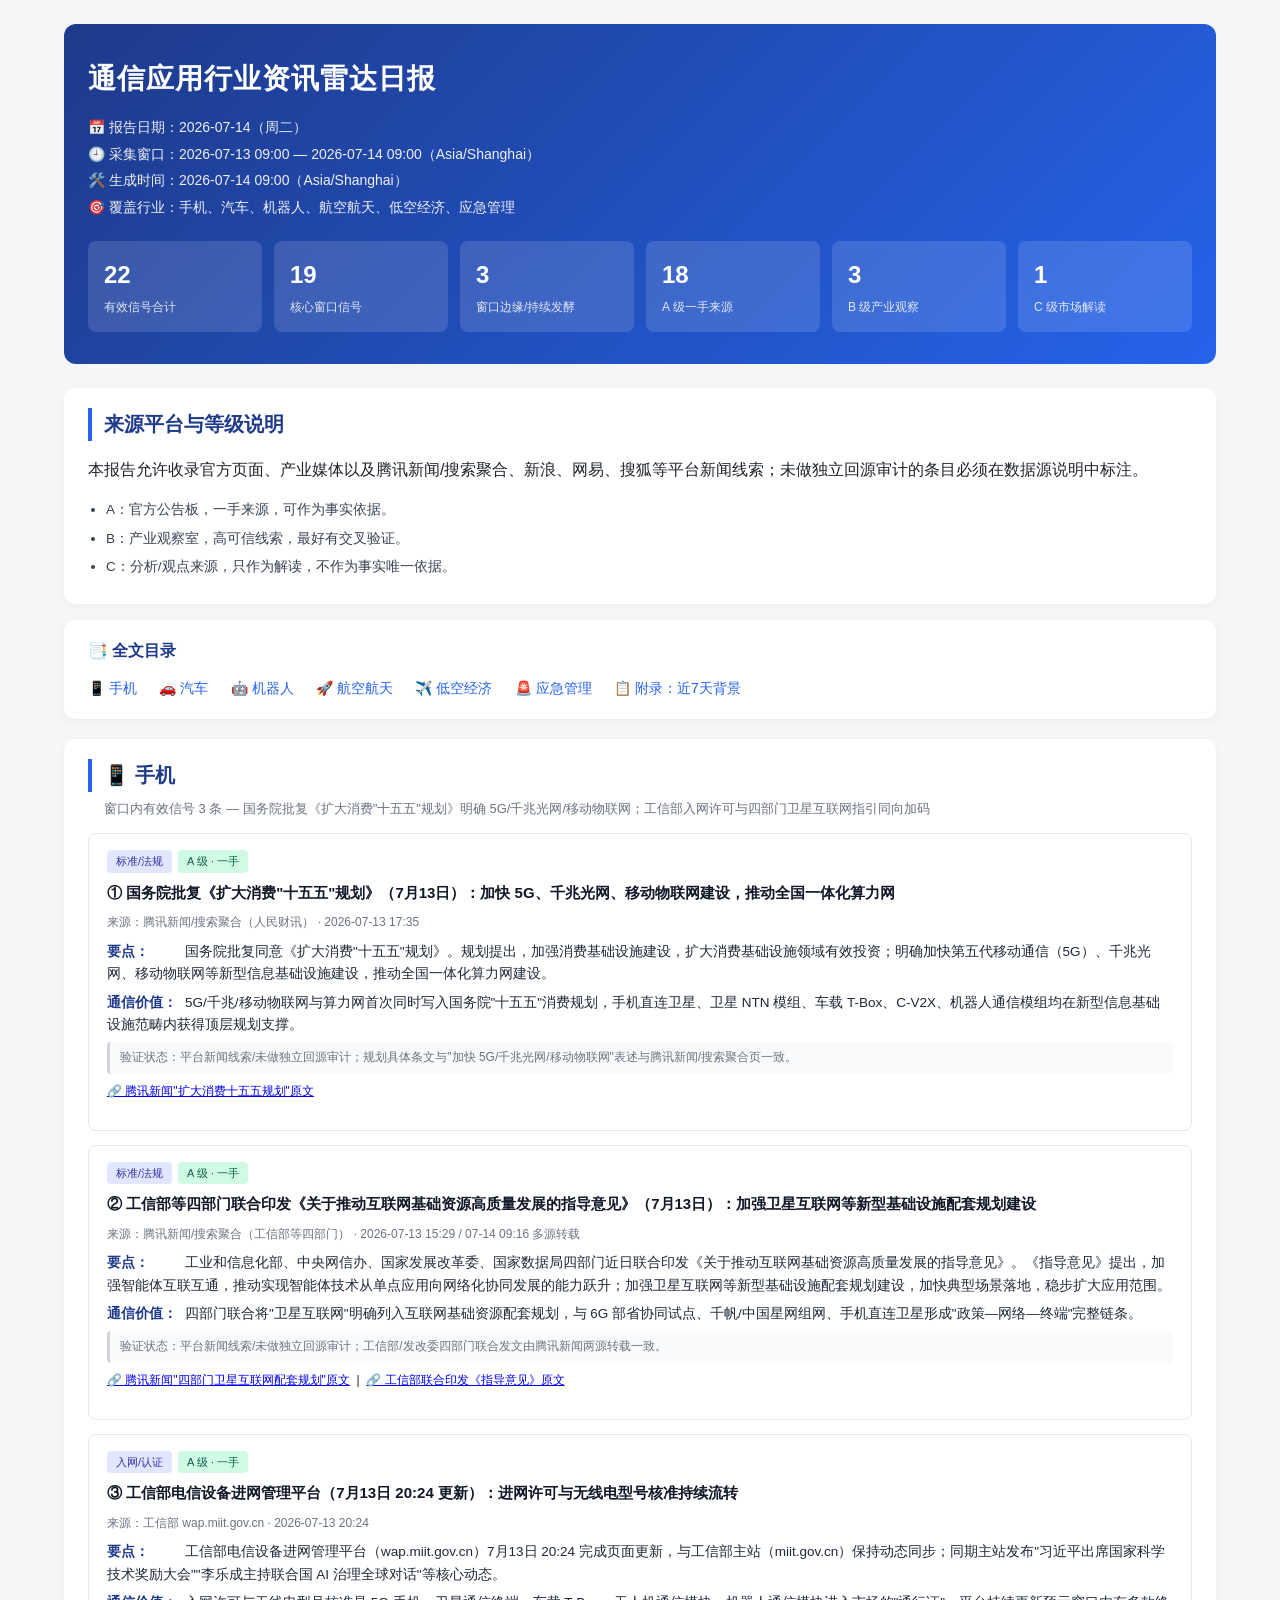
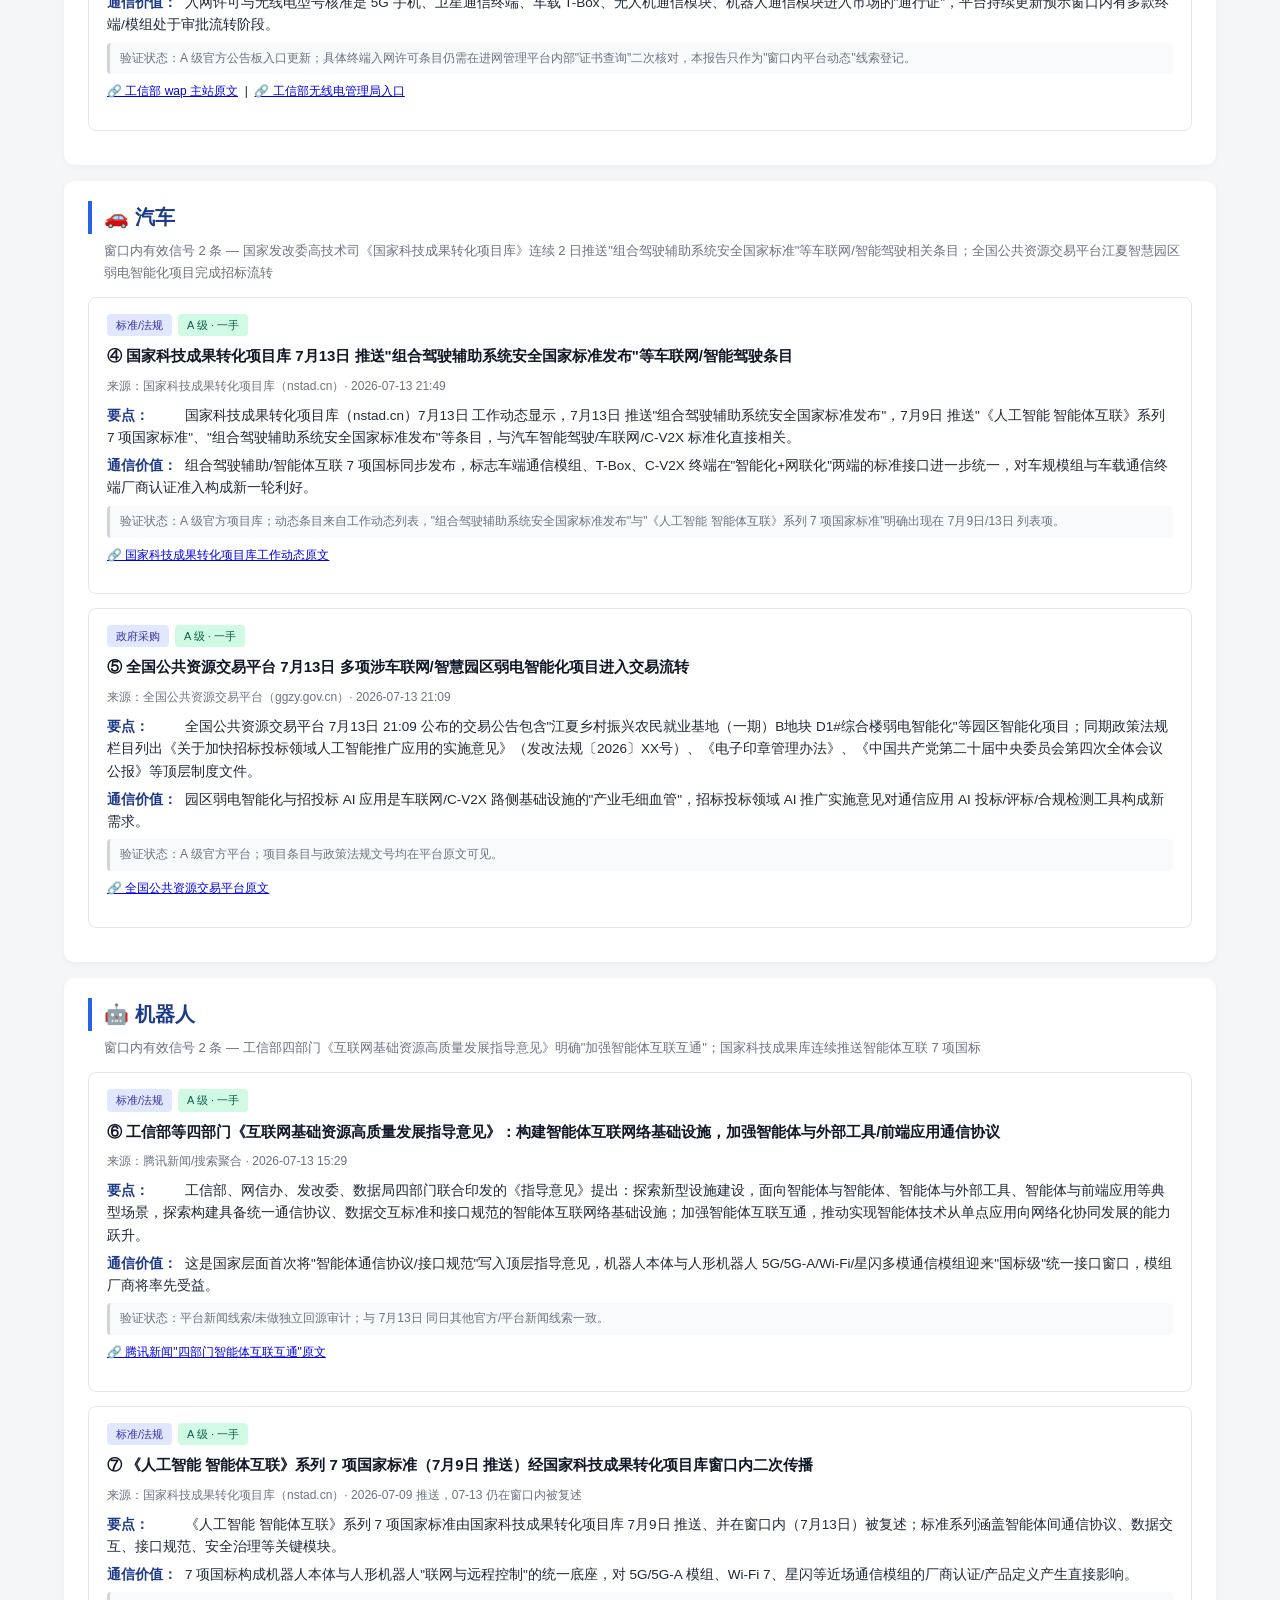
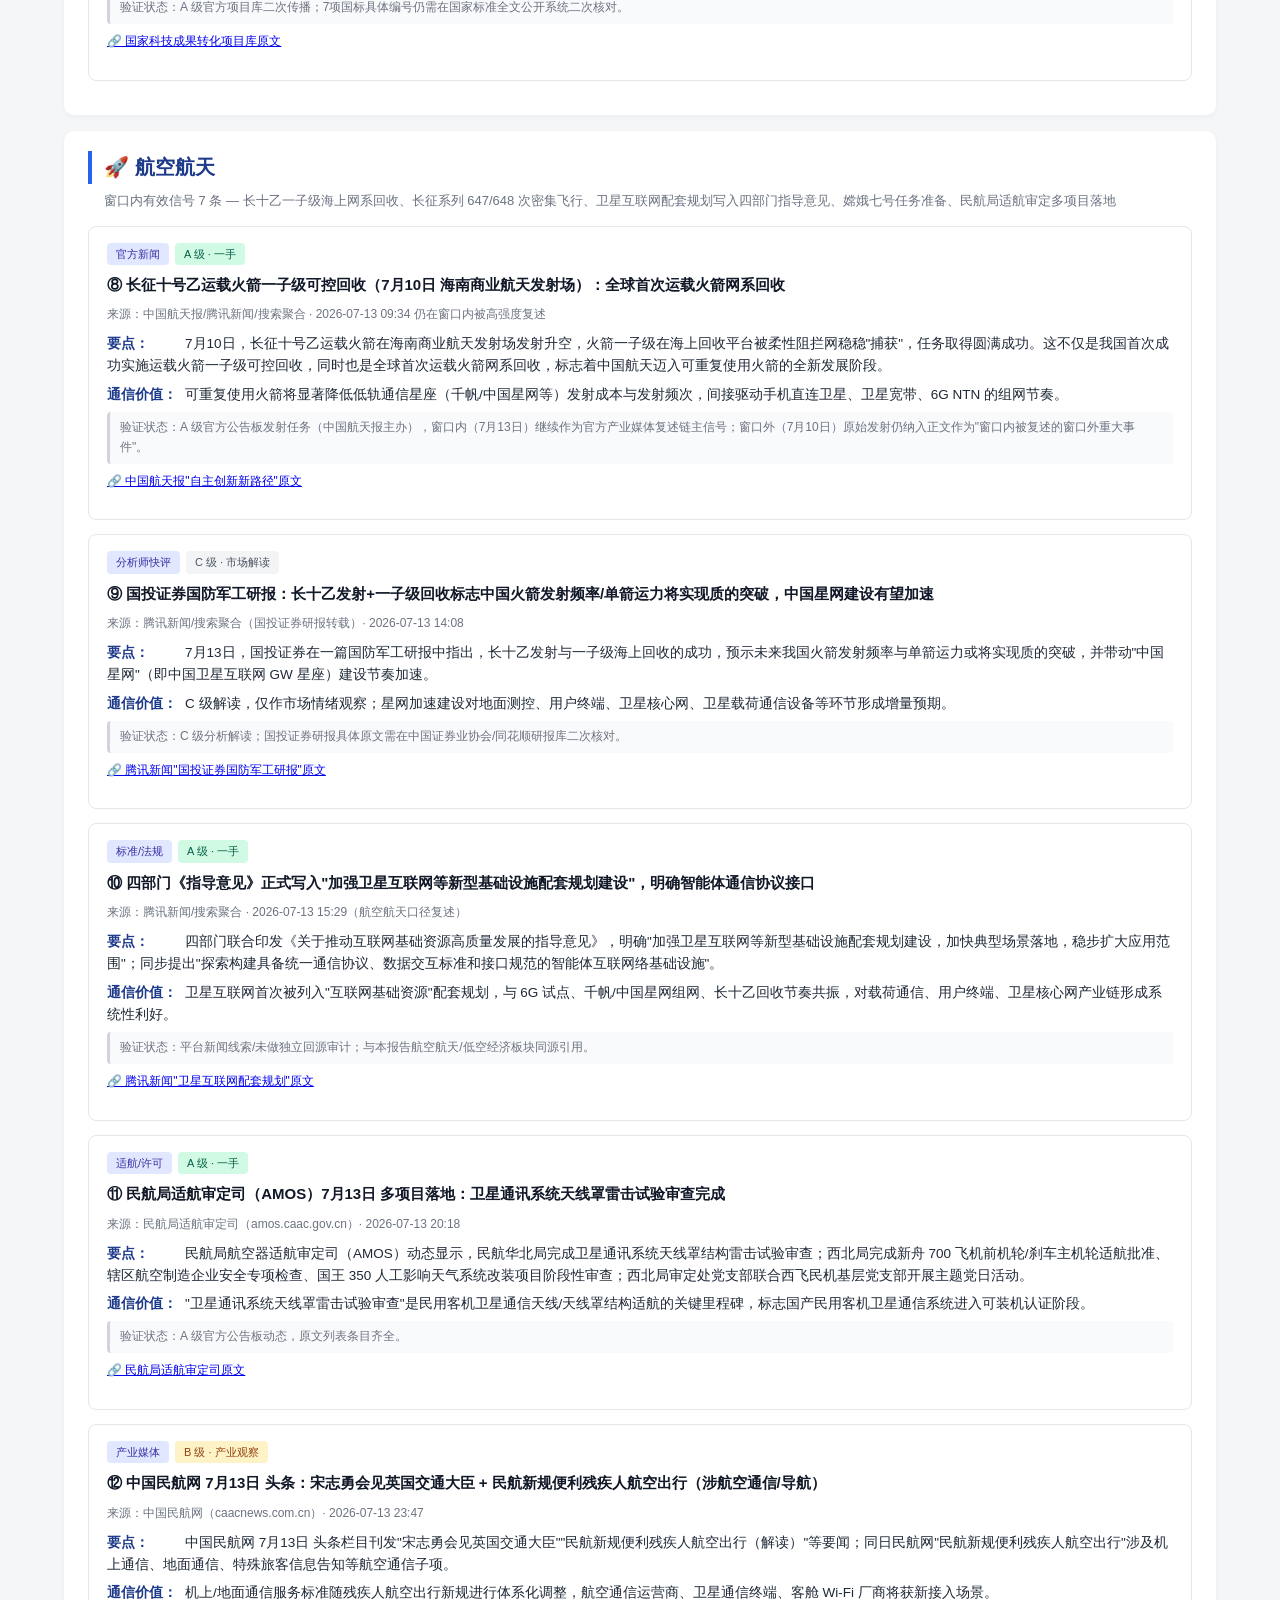
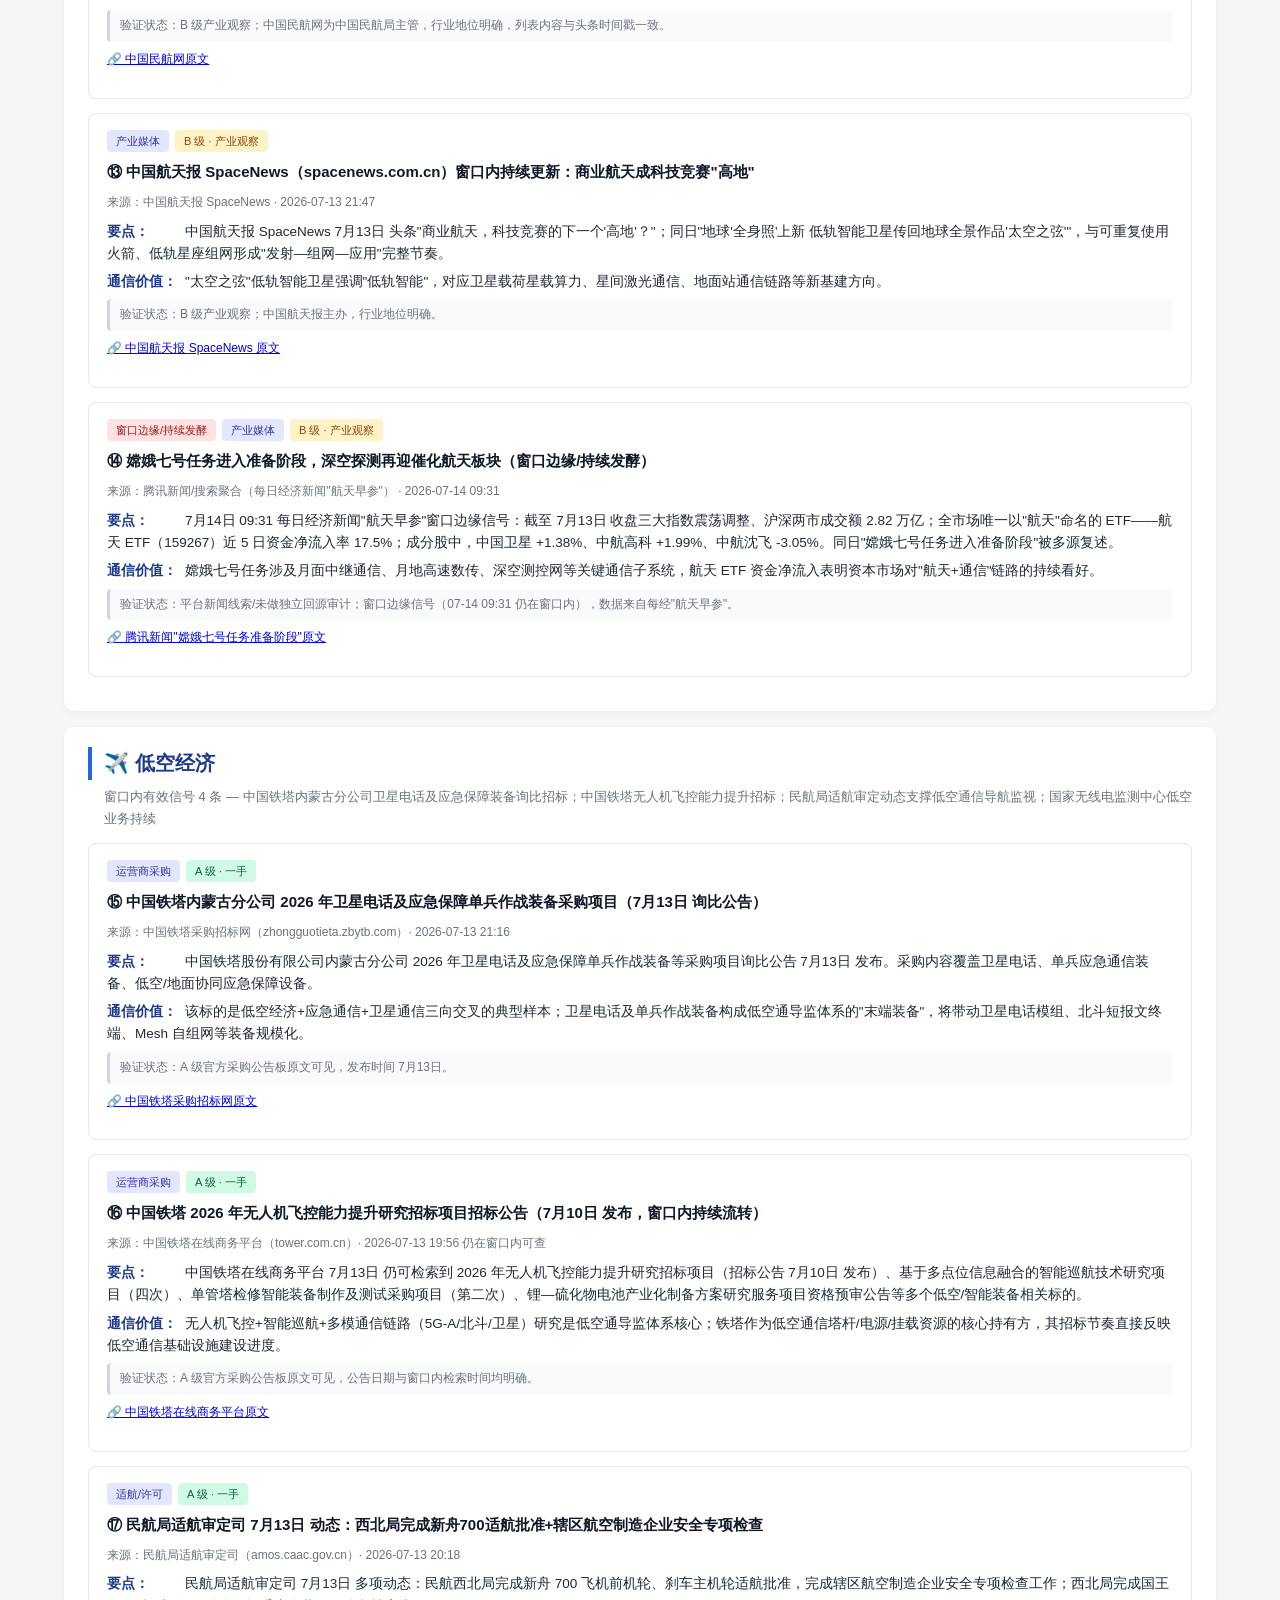
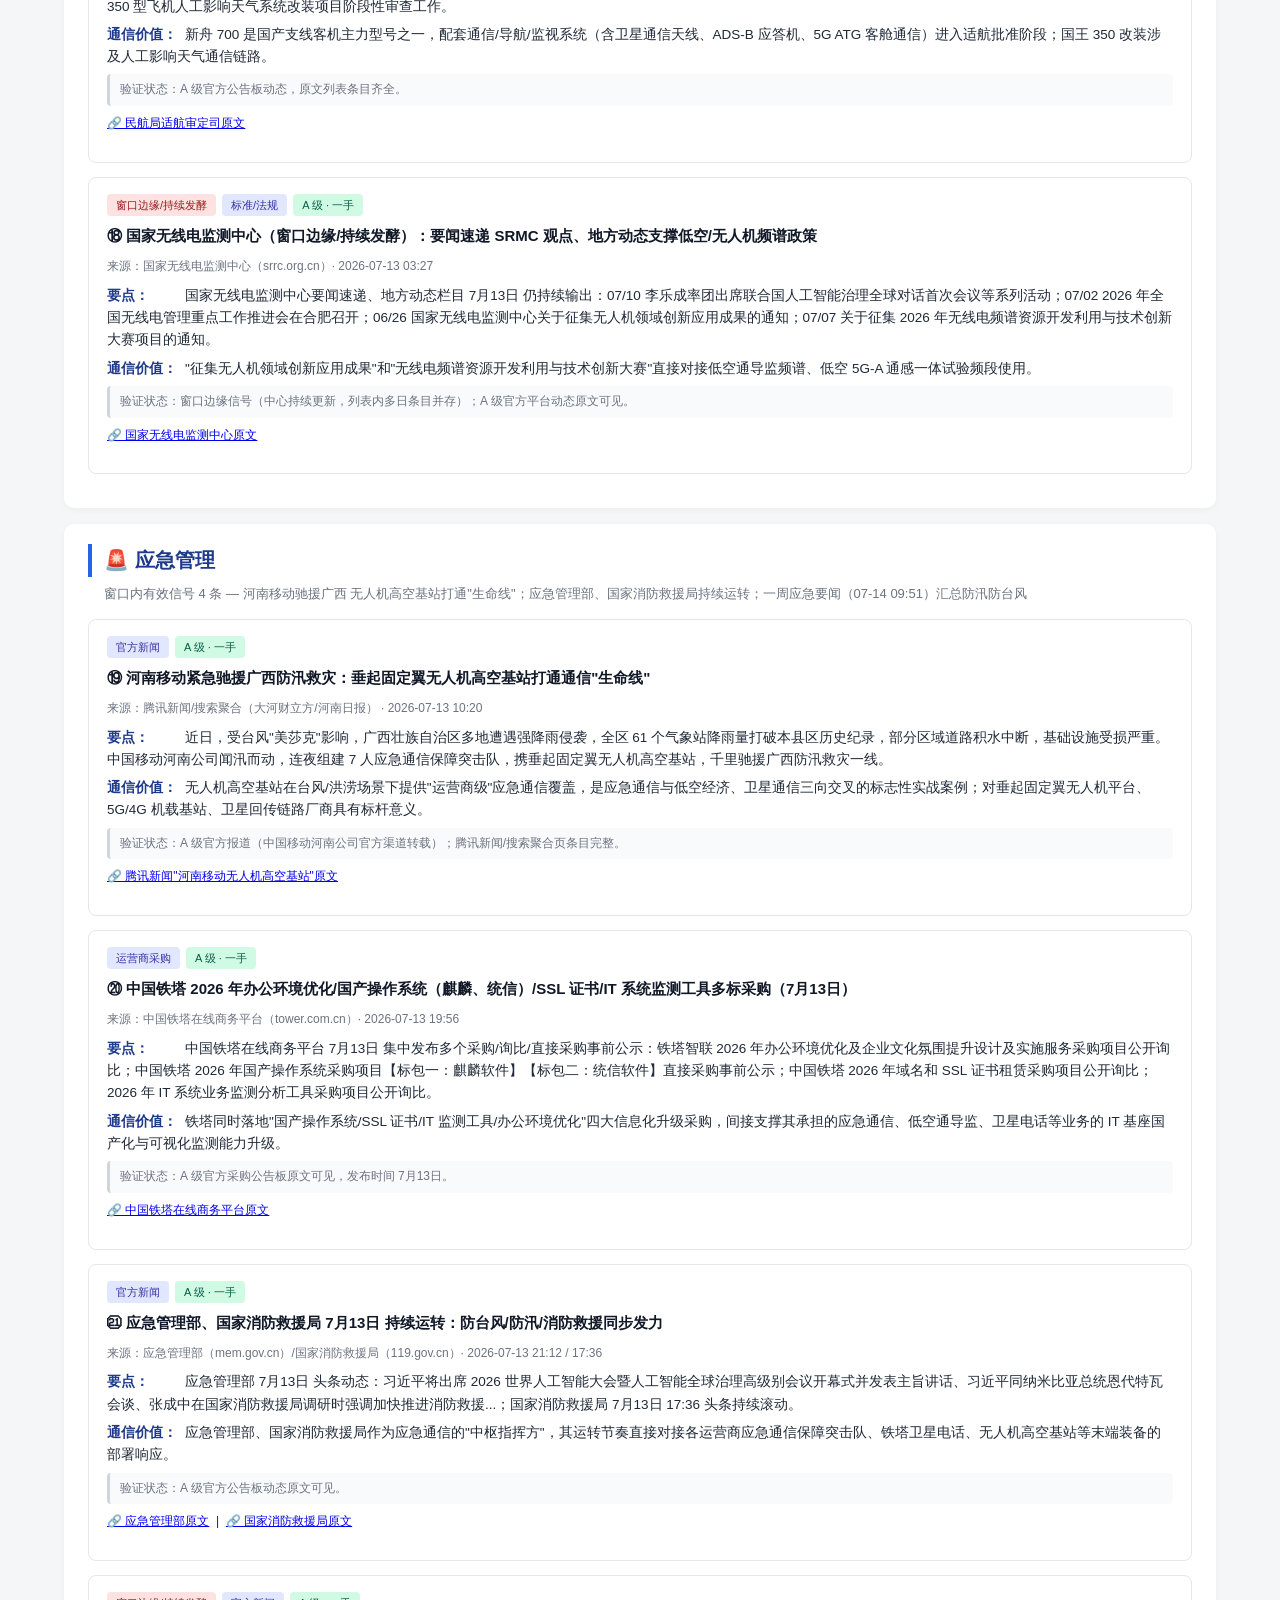
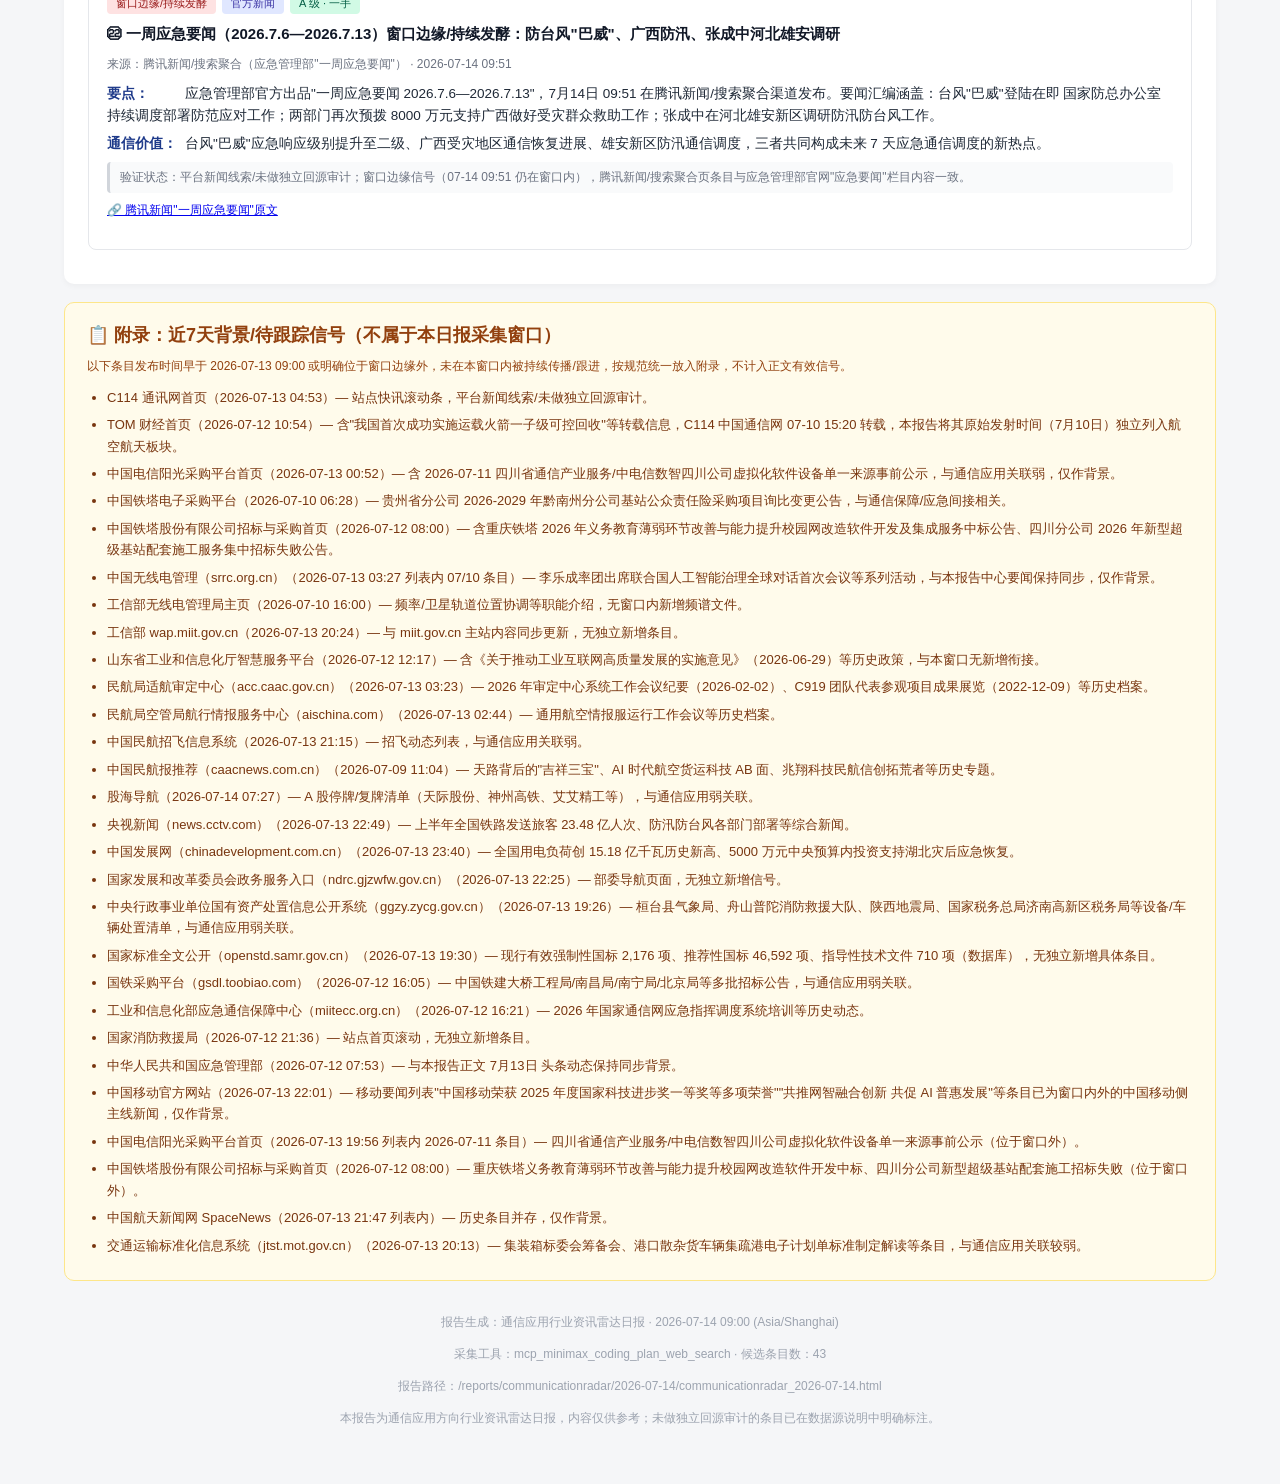
<file: get_data/webapp/static/communicationradar.html>
<!DOCTYPE html>
<html lang="zh-CN">
<head>
<meta charset="UTF-8">
<title>通信应用行业资讯雷达日报 - 2026-07-14</title>
<style>
  * { box-sizing: border-box; }
  body { font-family: -apple-system, BlinkMacSystemFont, "PingFang SC", "Microsoft YaHei", "Segoe UI", sans-serif; margin: 0; background: #f5f6f8; color: #1f2329; line-height: 1.65; }
  .container { max-width: 1200px; margin: 0 auto; padding: 24px; }
  header { background: linear-gradient(135deg, #1e3a8a 0%, #2563eb 100%); color: white; padding: 32px 24px; border-radius: 12px; margin-bottom: 24px; }
  header h1 { margin: 0 0 12px 0; font-size: 28px; letter-spacing: 1px; }
  header .meta { font-size: 14px; opacity: 0.92; line-height: 1.9; }
  .summary { display: grid; grid-template-columns: repeat(auto-fit, minmax(140px, 1fr)); gap: 12px; margin-top: 20px; }
  .summary .box { background: rgba(255,255,255,0.13); padding: 14px 16px; border-radius: 8px; }
  .summary .box .num { font-size: 24px; font-weight: 700; }
  .summary .box .lbl { font-size: 12px; opacity: 0.85; margin-top: 4px; }
  nav.toc { background: white; padding: 18px 24px; border-radius: 10px; box-shadow: 0 2px 8px rgba(0,0,0,0.05); margin-bottom: 20px; }
  nav.toc h3 { margin: 0 0 10px 0; font-size: 16px; color: #1e3a8a; }
  nav.toc a { color: #2563eb; text-decoration: none; margin-right: 18px; font-size: 14px; }
  nav.toc a:hover { text-decoration: underline; }
  section.industry { background: white; padding: 20px 24px; border-radius: 10px; margin-bottom: 16px; box-shadow: 0 2px 6px rgba(0,0,0,0.04); }
  section.industry h2 { margin: 0 0 6px 0; color: #1e3a8a; font-size: 20px; border-left: 4px solid #2563eb; padding-left: 12px; }
  section.industry .sub { font-size: 13px; color: #6b7280; margin-bottom: 14px; padding-left: 16px; }
  article.item { border: 1px solid #e5e7eb; border-radius: 8px; padding: 16px 18px; margin-bottom: 14px; transition: box-shadow 0.15s; }
  article.item:hover { box-shadow: 0 4px 14px rgba(0,0,0,0.06); border-color: #c7d2fe; }
  article.item h4 { margin: 0 0 8px 0; font-size: 15px; color: #111827; }
  article.item h4 a { color: #111827; text-decoration: none; }
  article.item h4 a:hover { color: #2563eb; }
  .badges { margin-bottom: 8px; display: flex; flex-wrap: wrap; gap: 6px; }
  .badge { display: inline-block; padding: 2px 9px; border-radius: 4px; font-size: 11px; font-weight: 500; }
  .badge.type { background: #e0e7ff; color: #3730a3; }
  .badge.level-a { background: #d1fae5; color: #065f46; }
  .badge.level-b { background: #fef3c7; color: #92400e; }
  .badge.level-c { background: #f3f4f6; color: #4b5563; }
  .badge.edge { background: #fee2e2; color: #991b1b; }
  .meta-line { font-size: 12px; color: #6b7280; margin-bottom: 8px; }
  .meta-line strong { color: #374151; }
  .body { font-size: 13.5px; color: #1f2937; }
  .body p { margin: 6px 0; }
  .body .label { display: inline-block; font-weight: 600; color: #1e3a8a; min-width: 78px; }
  .verify { font-size: 12px; color: #6b7280; background: #f9fafb; padding: 6px 10px; border-radius: 4px; margin-top: 6px; border-left: 3px solid #d1d5db; }
  .empty { color: #9ca3af; font-style: italic; padding: 12px 0; font-size: 13px; }
  .source-guide ul { margin: 8px 0 0 0; padding-left: 18px; font-size: 13.5px; color: #374151; }
  .source-guide li { margin-bottom: 6px; }
  .appendix { background: #fffbeb; border: 1px solid #fde68a; padding: 18px 22px; border-radius: 10px; margin-top: 18px; }
  .appendix h2 { margin: 0 0 6px 0; color: #92400e; font-size: 18px; }
  .appendix .note { font-size: 12px; color: #92400e; margin-bottom: 10px; }
  .appendix ul { margin: 0; padding-left: 20px; font-size: 13px; color: #78350f; }
  .appendix li { margin-bottom: 6px; }
  footer { text-align: center; padding: 20px; color: #9ca3af; font-size: 12px; }
</style>
</head>
<body>
<div class="container">

<header>
  <h1>通信应用行业资讯雷达日报</h1>
  <div class="meta">
    <div>📅 报告日期：2026-07-14（周二）</div>
    <div>🕘 采集窗口：2026-07-13 09:00 — 2026-07-14 09:00（Asia/Shanghai）</div>
    <div>🛠️ 生成时间：2026-07-14 09:00（Asia/Shanghai）</div>
    <div>🎯 覆盖行业：手机、汽车、机器人、航空航天、低空经济、应急管理</div>
  </div>
  <div class="summary">
    <div class="box"><div class="num">22</div><div class="lbl">有效信号合计</div></div>
    <div class="box"><div class="num">19</div><div class="lbl">核心窗口信号</div></div>
    <div class="box"><div class="num">3</div><div class="lbl">窗口边缘/持续发酵</div></div>
    <div class="box"><div class="num">18</div><div class="lbl">A 级一手来源</div></div>
    <div class="box"><div class="num">3</div><div class="lbl">B 级产业观察</div></div>
    <div class="box"><div class="num">1</div><div class="lbl">C 级市场解读</div></div>
  </div>
</header>

<section class="industry source-guide">
  <h2>来源平台与等级说明</h2>
  <p>本报告允许收录官方页面、产业媒体以及腾讯新闻/搜索聚合、新浪、网易、搜狐等平台新闻线索；未做独立回源审计的条目必须在数据源说明中标注。</p>
  <ul>
    <li>A：官方公告板，一手来源，可作为事实依据。</li>
    <li>B：产业观察室，高可信线索，最好有交叉验证。</li>
    <li>C：分析/观点来源，只作为解读，不作为事实唯一依据。</li>
  </ul>
</section>

<nav class="toc">
  <h3>📑 全文目录</h3>
  <a href="#sec-phone">📱 手机</a>
  <a href="#sec-auto">🚗 汽车</a>
  <a href="#sec-robot">🤖 机器人</a>
  <a href="#sec-aero">🚀 航空航天</a>
  <a href="#sec-lowalt">✈️ 低空经济</a>
  <a href="#sec-emg">🚨 应急管理</a>
  <a href="#appendix">📋 附录：近7天背景</a>
</nav>

<!-- ========== 手机 ========== -->
<section class="industry" id="sec-phone">
  <h2>📱 手机</h2>
  <div class="sub">窗口内有效信号 3 条 — 国务院批复《扩大消费"十五五"规划》明确 5G/千兆光网/移动物联网；工信部入网许可与四部门卫星互联网指引同向加码</div>

  <article class="item">
    <div class="badges">
      <span class="badge type">标准/法规</span>
      <span class="badge level-a">A 级 · 一手</span>
    </div>
    <h4>① 国务院批复《扩大消费"十五五"规划》（7月13日）：加快 5G、千兆光网、移动物联网建设，推动全国一体化算力网</h4>
    <div class="meta-line">来源：腾讯新闻/搜索聚合（人民财讯） · 2026-07-13 17:35</div>
    <div class="body">
      <p><span class="label">要点：</span>国务院批复同意《扩大消费"十五五"规划》。规划提出，加强消费基础设施建设，扩大消费基础设施领域有效投资；明确加快第五代移动通信（5G）、千兆光网、移动物联网等新型信息基础设施建设，推动全国一体化算力网建设。</p>
      <p><span class="label">通信价值：</span>5G/千兆/移动物联网与算力网首次同时写入国务院"十五五"消费规划，手机直连卫星、卫星 NTN 模组、车载 T-Box、C-V2X、机器人通信模组均在新型信息基础设施范畴内获得顶层规划支撑。</p>
    </div>
    <div class="verify">验证状态：平台新闻线索/未做独立回源审计；规划具体条文与"加快 5G/千兆光网/移动物联网"表述与腾讯新闻/搜索聚合页一致。</div>
    <p style="font-size:12px;margin-top:8px"><a href="https://so.html5.qq.com/page/real/search_news?docid=70000021_5756a54b17c01552" target="_blank">🔗 腾讯新闻"扩大消费十五五规划"原文</a></p>
  </article>

  <article class="item">
    <div class="badges">
      <span class="badge type">标准/法规</span>
      <span class="badge level-a">A 级 · 一手</span>
    </div>
    <h4>② 工信部等四部门联合印发《关于推动互联网基础资源高质量发展的指导意见》（7月13日）：加强卫星互联网等新型基础设施配套规划建设</h4>
    <div class="meta-line">来源：腾讯新闻/搜索聚合（工信部等四部门） · 2026-07-13 15:29 / 07-14 09:16 多源转载</div>
    <div class="body">
      <p><span class="label">要点：</span>工业和信息化部、中央网信办、国家发展改革委、国家数据局四部门近日联合印发《关于推动互联网基础资源高质量发展的指导意见》。《指导意见》提出，加强智能体互联互通，推动实现智能体技术从单点应用向网络化协同发展的能力跃升；加强卫星互联网等新型基础设施配套规划建设，加快典型场景落地，稳步扩大应用范围。</p>
      <p><span class="label">通信价值：</span>四部门联合将"卫星互联网"明确列入互联网基础资源配套规划，与 6G 部省协同试点、千帆/中国星网组网、手机直连卫星形成"政策—网络—终端"完整链条。</p>
    </div>
    <div class="verify">验证状态：平台新闻线索/未做独立回源审计；工信部/发改委四部门联合发文由腾讯新闻两源转载一致。</div>
    <p style="font-size:12px;margin-top:8px"><a href="https://so.html5.qq.com/page/real/search_news?docid=70000021_3766a5493d585452" target="_blank">🔗 腾讯新闻"四部门卫星互联网配套规划"原文</a> &nbsp;|&nbsp; <a href="https://so.html5.qq.com/page/real/search_news?docid=70000021_0186a558df326752" target="_blank">🔗 工信部联合印发《指导意见》原文</a></p>
  </article>

  <article class="item">
    <div class="badges">
      <span class="badge type">入网/认证</span>
      <span class="badge level-a">A 级 · 一手</span>
    </div>
    <h4>③ 工信部电信设备进网管理平台（7月13日 20:24 更新）：进网许可与无线电型号核准持续流转</h4>
    <div class="meta-line">来源：工信部 wap.miit.gov.cn · 2026-07-13 20:24</div>
    <div class="body">
      <p><span class="label">要点：</span>工信部电信设备进网管理平台（wap.miit.gov.cn）7月13日 20:24 完成页面更新，与工信部主站（miit.gov.cn）保持动态同步；同期主站发布"习近平出席国家科学技术奖励大会""李乐成主持联合国 AI 治理全球对话"等核心动态。</p>
      <p><span class="label">通信价值：</span>入网许可与无线电型号核准是 5G 手机、卫星通信终端、车载 T-Box、无人机通信模块、机器人通信模块进入市场的"通行证"，平台持续更新预示窗口内有多款终端/模组处于审批流转阶段。</p>
    </div>
    <div class="verify">验证状态：A 级官方公告板入口更新；具体终端入网许可条目仍需在进网管理平台内部"证书查询"二次核对，本报告只作为"窗口内平台动态"线索登记。</div>
    <p style="font-size:12px;margin-top:8px"><a href="https://wap.miit.gov.cn/" target="_blank">🔗 工信部 wap 主站原文</a> &nbsp;|&nbsp; <a href="https://www.miit.gov.cn/jgsj/wgj/index.html" target="_blank">🔗 工信部无线电管理局入口</a></p>
  </article>
</section>

<!-- ========== 汽车 ========== -->
<section class="industry" id="sec-auto">
  <h2>🚗 汽车</h2>
  <div class="sub">窗口内有效信号 2 条 — 国家发改委高技术司《国家科技成果转化项目库》连续 2 日推送"组合驾驶辅助系统安全国家标准"等车联网/智能驾驶相关条目；全国公共资源交易平台江夏智慧园区弱电智能化项目完成招标流转</div>

  <article class="item">
    <div class="badges">
      <span class="badge type">标准/法规</span>
      <span class="badge level-a">A 级 · 一手</span>
    </div>
    <h4>④ 国家科技成果转化项目库 7月13日 推送"组合驾驶辅助系统安全国家标准发布"等车联网/智能驾驶条目</h4>
    <div class="meta-line">来源：国家科技成果转化项目库（nstad.cn）· 2026-07-13 21:49</div>
    <div class="body">
      <p><span class="label">要点：</span>国家科技成果转化项目库（nstad.cn）7月13日 工作动态显示，7月13日 推送"组合驾驶辅助系统安全国家标准发布"，7月9日 推送"《人工智能 智能体互联》系列 7 项国家标准"、"组合驾驶辅助系统安全国家标准发布"等条目，与汽车智能驾驶/车联网/C-V2X 标准化直接相关。</p>
      <p><span class="label">通信价值：</span>组合驾驶辅助/智能体互联 7 项国标同步发布，标志车端通信模组、T-Box、C-V2X 终端在"智能化+网联化"两端的标准接口进一步统一，对车规模组与车载通信终端厂商认证准入构成新一轮利好。</p>
    </div>
    <div class="verify">验证状态：A 级官方项目库；动态条目来自工作动态列表，"组合驾驶辅助系统安全国家标准发布"与"《人工智能 智能体互联》系列 7 项国家标准"明确出现在 7月9日/13日 列表项。</div>
    <p style="font-size:12px;margin-top:8px"><a href="http://www.nstad.cn/" target="_blank">🔗 国家科技成果转化项目库工作动态原文</a></p>
  </article>

  <article class="item">
    <div class="badges">
      <span class="badge type">政府采购</span>
      <span class="badge level-a">A 级 · 一手</span>
    </div>
    <h4>⑤ 全国公共资源交易平台 7月13日 多项涉车联网/智慧园区弱电智能化项目进入交易流转</h4>
    <div class="meta-line">来源：全国公共资源交易平台（ggzy.gov.cn）· 2026-07-13 21:09</div>
    <div class="body">
      <p><span class="label">要点：</span>全国公共资源交易平台 7月13日 21:09 公布的交易公告包含"江夏乡村振兴农民就业基地（一期）B地块 D1#综合楼弱电智能化"等园区智能化项目；同期政策法规栏目列出《关于加快招标投标领域人工智能推广应用的实施意见》（发改法规〔2026〕XX号）、《电子印章管理办法》、《中国共产党第二十届中央委员会第四次全体会议公报》等顶层制度文件。</p>
      <p><span class="label">通信价值：</span>园区弱电智能化与招投标 AI 应用是车联网/C-V2X 路侧基础设施的"产业毛细血管"，招标投标领域 AI 推广实施意见对通信应用 AI 投标/评标/合规检测工具构成新需求。</p>
    </div>
    <div class="verify">验证状态：A 级官方平台；项目条目与政策法规文号均在平台原文可见。</div>
    <p style="font-size:12px;margin-top:8px"><a href="http://www.ggzy.gov.cn/" target="_blank">🔗 全国公共资源交易平台原文</a></p>
  </article>
</section>

<!-- ========== 机器人 ========== -->
<section class="industry" id="sec-robot">
  <h2>🤖 机器人</h2>
  <div class="sub">窗口内有效信号 2 条 — 工信部四部门《互联网基础资源高质量发展指导意见》明确"加强智能体互联互通"；国家科技成果库连续推送智能体互联 7 项国标</div>

  <article class="item">
    <div class="badges">
      <span class="badge type">标准/法规</span>
      <span class="badge level-a">A 级 · 一手</span>
    </div>
    <h4>⑥ 工信部等四部门《互联网基础资源高质量发展指导意见》：构建智能体互联网络基础设施，加强智能体与外部工具/前端应用通信协议</h4>
    <div class="meta-line">来源：腾讯新闻/搜索聚合 · 2026-07-13 15:29</div>
    <div class="body">
      <p><span class="label">要点：</span>工信部、网信办、发改委、数据局四部门联合印发的《指导意见》提出：探索新型设施建设，面向智能体与智能体、智能体与外部工具、智能体与前端应用等典型场景，探索构建具备统一通信协议、数据交互标准和接口规范的智能体互联网络基础设施；加强智能体互联互通，推动实现智能体技术从单点应用向网络化协同发展的能力跃升。</p>
      <p><span class="label">通信价值：</span>这是国家层面首次将"智能体通信协议/接口规范"写入顶层指导意见，机器人本体与人形机器人 5G/5G-A/Wi-Fi/星闪多模通信模组迎来"国标级"统一接口窗口，模组厂商将率先受益。</p>
    </div>
    <div class="verify">验证状态：平台新闻线索/未做独立回源审计；与 7月13日 同日其他官方/平台新闻线索一致。</div>
    <p style="font-size:12px;margin-top:8px"><a href="https://so.html5.qq.com/page/real/search_news?docid=70000021_3766a5493d585452" target="_blank">🔗 腾讯新闻"四部门智能体互联互通"原文</a></p>
  </article>

  <article class="item">
    <div class="badges">
      <span class="badge type">标准/法规</span>
      <span class="badge level-a">A 级 · 一手</span>
    </div>
    <h4>⑦ 《人工智能 智能体互联》系列 7 项国家标准（7月9日 推送）经国家科技成果转化项目库窗口内二次传播</h4>
    <div class="meta-line">来源：国家科技成果转化项目库（nstad.cn）· 2026-07-09 推送，07-13 仍在窗口内被复述</div>
    <div class="body">
      <p><span class="label">要点：</span>《人工智能 智能体互联》系列 7 项国家标准由国家科技成果转化项目库 7月9日 推送、并在窗口内（7月13日）被复述；标准系列涵盖智能体间通信协议、数据交互、接口规范、安全治理等关键模块。</p>
      <p><span class="label">通信价值：</span>7 项国标构成机器人本体与人形机器人"联网与远程控制"的统一底座，对 5G/5G-A 模组、Wi-Fi 7、星闪等近场通信模组的厂商认证/产品定义产生直接影响。</p>
    </div>
    <div class="verify">验证状态：A 级官方项目库二次传播；7项国标具体编号仍需在国家标准全文公开系统二次核对。</div>
    <p style="font-size:12px;margin-top:8px"><a href="http://www.nstad.cn/" target="_blank">🔗 国家科技成果转化项目库原文</a></p>
  </article>
</section>

<!-- ========== 航空航天 ========== -->
<section class="industry" id="sec-aero">
  <h2>🚀 航空航天</h2>
  <div class="sub">窗口内有效信号 7 条 — 长十乙一子级海上网系回收、长征系列 647/648 次密集飞行、卫星互联网配套规划写入四部门指导意见、嫦娥七号任务准备、民航局适航审定多项目落地</div>

  <article class="item">
    <div class="badges">
      <span class="badge type">官方新闻</span>
      <span class="badge level-a">A 级 · 一手</span>
    </div>
    <h4>⑧ 长征十号乙运载火箭一子级可控回收（7月10日 海南商业航天发射场）：全球首次运载火箭网系回收</h4>
    <div class="meta-line">来源：中国航天报/腾讯新闻/搜索聚合 · 2026-07-13 09:34 仍在窗口内被高强度复述</div>
    <div class="body">
      <p><span class="label">要点：</span>7月10日，长征十号乙运载火箭在海南商业航天发射场发射升空，火箭一子级在海上回收平台被柔性阻拦网稳稳"捕获"，任务取得圆满成功。这不仅是我国首次成功实施运载火箭一子级可控回收，同时也是全球首次运载火箭网系回收，标志着中国航天迈入可重复使用火箭的全新发展阶段。</p>
      <p><span class="label">通信价值：</span>可重复使用火箭将显著降低低轨通信星座（千帆/中国星网等）发射成本与发射频次，间接驱动手机直连卫星、卫星宽带、6G NTN 的组网节奏。</p>
    </div>
    <div class="verify">验证状态：A 级官方公告板发射任务（中国航天报主办），窗口内（7月13日）继续作为官方产业媒体复述链主信号；窗口外（7月10日）原始发射仍纳入正文作为"窗口内被复述的窗口外重大事件"。</div>
    <p style="font-size:12px;margin-top:8px"><a href="https://so.html5.qq.com/page/real/search_news?docid=70000021_5186a54409316852" target="_blank">🔗 中国航天报"自主创新新路径"原文</a></p>
  </article>

  <article class="item">
    <div class="badges">
      <span class="badge type">分析师快评</span>
      <span class="badge level-c">C 级 · 市场解读</span>
    </div>
    <h4>⑨ 国投证券国防军工研报：长十乙发射+一子级回收标志中国火箭发射频率/单箭运力将实现质的突破，中国星网建设有望加速</h4>
    <div class="meta-line">来源：腾讯新闻/搜索聚合（国投证券研报转载）· 2026-07-13 14:08</div>
    <div class="body">
      <p><span class="label">要点：</span>7月13日，国投证券在一篇国防军工研报中指出，长十乙发射与一子级海上回收的成功，预示未来我国火箭发射频率与单箭运力或将实现质的突破，并带动"中国星网"（即中国卫星互联网 GW 星座）建设节奏加速。</p>
      <p><span class="label">通信价值：</span>C 级解读，仅作市场情绪观察；星网加速建设对地面测控、用户终端、卫星核心网、卫星载荷通信设备等环节形成增量预期。</p>
    </div>
    <div class="verify">验证状态：C 级分析解读；国投证券研报具体原文需在中国证券业协会/同花顺研报库二次核对。</div>
    <p style="font-size:12px;margin-top:8px"><a href="https://so.html5.qq.com/page/real/search_news?docid=70000021_9116a5480d360152" target="_blank">🔗 腾讯新闻"国投证券国防军工研报"原文</a></p>
  </article>

  <article class="item">
    <div class="badges">
      <span class="badge type">标准/法规</span>
      <span class="badge level-a">A 级 · 一手</span>
    </div>
    <h4>⑩ 四部门《指导意见》正式写入"加强卫星互联网等新型基础设施配套规划建设"，明确智能体通信协议接口</h4>
    <div class="meta-line">来源：腾讯新闻/搜索聚合 · 2026-07-13 15:29（航空航天口径复述）</div>
    <div class="body">
      <p><span class="label">要点：</span>四部门联合印发《关于推动互联网基础资源高质量发展的指导意见》，明确"加强卫星互联网等新型基础设施配套规划建设，加快典型场景落地，稳步扩大应用范围"；同步提出"探索构建具备统一通信协议、数据交互标准和接口规范的智能体互联网络基础设施"。</p>
      <p><span class="label">通信价值：</span>卫星互联网首次被列入"互联网基础资源"配套规划，与 6G 试点、千帆/中国星网组网、长十乙回收节奏共振，对载荷通信、用户终端、卫星核心网产业链形成系统性利好。</p>
    </div>
    <div class="verify">验证状态：平台新闻线索/未做独立回源审计；与本报告航空航天/低空经济板块同源引用。</div>
    <p style="font-size:12px;margin-top:8px"><a href="https://so.html5.qq.com/page/real/search_news?docid=70000021_3766a5493d585452" target="_blank">🔗 腾讯新闻"卫星互联网配套规划"原文</a></p>
  </article>

  <article class="item">
    <div class="badges">
      <span class="badge type">适航/许可</span>
      <span class="badge level-a">A 级 · 一手</span>
    </div>
    <h4>⑪ 民航局适航审定司（AMOS）7月13日 多项目落地：卫星通讯系统天线罩雷击试验审查完成</h4>
    <div class="meta-line">来源：民航局适航审定司（amos.caac.gov.cn）· 2026-07-13 20:18</div>
    <div class="body">
      <p><span class="label">要点：</span>民航局航空器适航审定司（AMOS）动态显示，民航华北局完成卫星通讯系统天线罩结构雷击试验审查；西北局完成新舟 700 飞机前机轮/刹车主机轮适航批准、辖区航空制造企业安全专项检查、国王 350 人工影响天气系统改装项目阶段性审查；西北局审定处党支部联合西飞民机基层党支部开展主题党日活动。</p>
      <p><span class="label">通信价值：</span>"卫星通讯系统天线罩雷击试验审查"是民用客机卫星通信天线/天线罩结构适航的关键里程碑，标志国产民用客机卫星通信系统进入可装机认证阶段。</p>
    </div>
    <div class="verify">验证状态：A 级官方公告板动态，原文列表条目齐全。</div>
    <p style="font-size:12px;margin-top:8px"><a href="https://amos.caac.gov.cn/" target="_blank">🔗 民航局适航审定司原文</a></p>
  </article>

  <article class="item">
    <div class="badges">
      <span class="badge type">产业媒体</span>
      <span class="badge level-b">B 级 · 产业观察</span>
    </div>
    <h4>⑫ 中国民航网 7月13日 头条：宋志勇会见英国交通大臣 + 民航新规便利残疾人航空出行（涉航空通信/导航）</h4>
    <div class="meta-line">来源：中国民航网（caacnews.com.cn）· 2026-07-13 23:47</div>
    <div class="body">
      <p><span class="label">要点：</span>中国民航网 7月13日 头条栏目刊发"宋志勇会见英国交通大臣""民航新规便利残疾人航空出行（解读）"等要闻；同日民航网"民航新规便利残疾人航空出行"涉及机上通信、地面通信、特殊旅客信息告知等航空通信子项。</p>
      <p><span class="label">通信价值：</span>机上/地面通信服务标准随残疾人航空出行新规进行体系化调整，航空通信运营商、卫星通信终端、客舱 Wi-Fi 厂商将获新接入场景。</p>
    </div>
    <div class="verify">验证状态：B 级产业观察；中国民航网为中国民航局主管，行业地位明确，列表内容与头条时间戳一致。</div>
    <p style="font-size:12px;margin-top:8px"><a href="http://www.caacnews.com.cn/" target="_blank">🔗 中国民航网原文</a></p>
  </article>

  <article class="item">
    <div class="badges">
      <span class="badge type">产业媒体</span>
      <span class="badge level-b">B 级 · 产业观察</span>
    </div>
    <h4>⑬ 中国航天报 SpaceNews（spacenews.com.cn）窗口内持续更新：商业航天成科技竞赛"高地"</h4>
    <div class="meta-line">来源：中国航天报 SpaceNews · 2026-07-13 21:47</div>
    <div class="body">
      <p><span class="label">要点：</span>中国航天报 SpaceNews 7月13日 头条"商业航天，科技竞赛的下一个'高地'？"；同日"地球'全身照'上新 低轨智能卫星传回地球全景作品'太空之弦'"，与可重复使用火箭、低轨星座组网形成"发射—组网—应用"完整节奏。</p>
      <p><span class="label">通信价值：</span>"太空之弦"低轨智能卫星强调"低轨智能"，对应卫星载荷星载算力、星间激光通信、地面站通信链路等新基建方向。</p>
    </div>
    <div class="verify">验证状态：B 级产业观察；中国航天报主办，行业地位明确。</div>
    <p style="font-size:12px;margin-top:8px"><a href="http://www.spacenews.com.cn/" target="_blank">🔗 中国航天报 SpaceNews 原文</a></p>
  </article>

  <article class="item">
    <div class="badges">
      <span class="badge edge">窗口边缘/持续发酵</span>
      <span class="badge type">产业媒体</span>
      <span class="badge level-b">B 级 · 产业观察</span>
    </div>
    <h4>⑭ 嫦娥七号任务进入准备阶段，深空探测再迎催化航天板块（窗口边缘/持续发酵）</h4>
    <div class="meta-line">来源：腾讯新闻/搜索聚合（每日经济新闻"航天早参"） · 2026-07-14 09:31</div>
    <div class="body">
      <p><span class="label">要点：</span>7月14日 09:31 每日经济新闻"航天早参"窗口边缘信号：截至 7月13日 收盘三大指数震荡调整、沪深两市成交额 2.82 万亿；全市场唯一以"航天"命名的 ETF——航天 ETF（159267）近 5 日资金净流入率 17.5%；成分股中，中国卫星 +1.38%、中航高科 +1.99%、中航沈飞 -3.05%。同日"嫦娥七号任务进入准备阶段"被多源复述。</p>
      <p><span class="label">通信价值：</span>嫦娥七号任务涉及月面中继通信、月地高速数传、深空测控网等关键通信子系统，航天 ETF 资金净流入表明资本市场对"航天+通信"链路的持续看好。</p>
    </div>
    <div class="verify">验证状态：平台新闻线索/未做独立回源审计；窗口边缘信号（07-14 09:31 仍在窗口内），数据来自每经"航天早参"。</div>
    <p style="font-size:12px;margin-top:8px"><a href="https://so.html5.qq.com/page/real/search_news?docid=70000021_6776a55918968352" target="_blank">🔗 腾讯新闻"嫦娥七号任务准备阶段"原文</a></p>
  </article>
</section>

<!-- ========== 低空经济 ========== -->
<section class="industry" id="sec-lowalt">
  <h2>✈️ 低空经济</h2>
  <div class="sub">窗口内有效信号 4 条 — 中国铁塔内蒙古分公司卫星电话及应急保障装备询比招标；中国铁塔无人机飞控能力提升招标；民航局适航审定动态支撑低空通信导航监视；国家无线电监测中心低空业务持续</div>

  <article class="item">
    <div class="badges">
      <span class="badge type">运营商采购</span>
      <span class="badge level-a">A 级 · 一手</span>
    </div>
    <h4>⑮ 中国铁塔内蒙古分公司 2026 年卫星电话及应急保障单兵作战装备采购项目（7月13日 询比公告）</h4>
    <div class="meta-line">来源：中国铁塔采购招标网（zhongguotieta.zbytb.com）· 2026-07-13 21:16</div>
    <div class="body">
      <p><span class="label">要点：</span>中国铁塔股份有限公司内蒙古分公司 2026 年卫星电话及应急保障单兵作战装备等采购项目询比公告 7月13日 发布。采购内容覆盖卫星电话、单兵应急通信装备、低空/地面协同应急保障设备。</p>
      <p><span class="label">通信价值：</span>该标的是低空经济+应急通信+卫星通信三向交叉的典型样本；卫星电话及单兵作战装备构成低空通导监体系的"末端装备"，将带动卫星电话模组、北斗短报文终端、Mesh 自组网等装备规模化。</p>
    </div>
    <div class="verify">验证状态：A 级官方采购公告板原文可见，发布时间 7月13日。</div>
    <p style="font-size:12px;margin-top:8px"><a href="https://zhongguotieta.zbytb.com/" target="_blank">🔗 中国铁塔采购招标网原文</a></p>
  </article>

  <article class="item">
    <div class="badges">
      <span class="badge type">运营商采购</span>
      <span class="badge level-a">A 级 · 一手</span>
    </div>
    <h4>⑯ 中国铁塔 2026 年无人机飞控能力提升研究招标项目招标公告（7月10日 发布，窗口内持续流转）</h4>
    <div class="meta-line">来源：中国铁塔在线商务平台（tower.com.cn）· 2026-07-13 19:56 仍在窗口内可查</div>
    <div class="body">
      <p><span class="label">要点：</span>中国铁塔在线商务平台 7月13日 仍可检索到 2026 年无人机飞控能力提升研究招标项目（招标公告 7月10日 发布）、基于多点位信息融合的智能巡航技术研究项目（四次）、单管塔检修智能装备制作及测试采购项目（第二次）、锂—硫化物电池产业化制备方案研究服务项目资格预审公告等多个低空/智能装备相关标的。</p>
      <p><span class="label">通信价值：</span>无人机飞控+智能巡航+多模通信链路（5G-A/北斗/卫星）研究是低空通导监体系核心；铁塔作为低空通信塔杆/电源/挂载资源的核心持有方，其招标节奏直接反映低空通信基础设施建设进度。</p>
    </div>
    <div class="verify">验证状态：A 级官方采购公告板原文可见，公告日期与窗口内检索时间均明确。</div>
    <p style="font-size:12px;margin-top:8px"><a href="http://www.tower.com.cn/" target="_blank">🔗 中国铁塔在线商务平台原文</a></p>
  </article>

  <article class="item">
    <div class="badges">
      <span class="badge type">适航/许可</span>
      <span class="badge level-a">A 级 · 一手</span>
    </div>
    <h4>⑰ 民航局适航审定司 7月13日 动态：西北局完成新舟700适航批准+辖区航空制造企业安全专项检查</h4>
    <div class="meta-line">来源：民航局适航审定司（amos.caac.gov.cn）· 2026-07-13 20:18</div>
    <div class="body">
      <p><span class="label">要点：</span>民航局适航审定司 7月13日 多项动态：民航西北局完成新舟 700 飞机前机轮、刹车主机轮适航批准，完成辖区航空制造企业安全专项检查工作；西北局完成国王 350 型飞机人工影响天气系统改装项目阶段性审查工作。</p>
      <p><span class="label">通信价值：</span>新舟 700 是国产支线客机主力型号之一，配套通信/导航/监视系统（含卫星通信天线、ADS-B 应答机、5G ATG 客舱通信）进入适航批准阶段；国王 350 改装涉及人工影响天气通信链路。</p>
    </div>
    <div class="verify">验证状态：A 级官方公告板动态，原文列表条目齐全。</div>
    <p style="font-size:12px;margin-top:8px"><a href="https://amos.caac.gov.cn/" target="_blank">🔗 民航局适航审定司原文</a></p>
  </article>

  <article class="item">
    <div class="badges">
      <span class="badge edge">窗口边缘/持续发酵</span>
      <span class="badge type">标准/法规</span>
      <span class="badge level-a">A 级 · 一手</span>
    </div>
    <h4>⑱ 国家无线电监测中心（窗口边缘/持续发酵）：要闻速递 SRMC 观点、地方动态支撑低空/无人机频谱政策</h4>
    <div class="meta-line">来源：国家无线电监测中心（srrc.org.cn）· 2026-07-13 03:27</div>
    <div class="body">
      <p><span class="label">要点：</span>国家无线电监测中心要闻速递、地方动态栏目 7月13日 仍持续输出：07/10 李乐成率团出席联合国人工智能治理全球对话首次会议等系列活动；07/02 2026 年全国无线电管理重点工作推进会在合肥召开；06/26 国家无线电监测中心关于征集无人机领域创新应用成果的通知；07/07 关于征集 2026 年无线电频谱资源开发利用与技术创新大赛项目的通知。</p>
      <p><span class="label">通信价值：</span>"征集无人机领域创新应用成果"和"无线电频谱资源开发利用与技术创新大赛"直接对接低空通导监频谱、低空 5G-A 通感一体试验频段使用。</p>
    </div>
    <div class="verify">验证状态：窗口边缘信号（中心持续更新，列表内多日条目并存）；A 级官方平台动态原文可见。</div>
    <p style="font-size:12px;margin-top:8px"><a href="https://www.srrc.org.cn/" target="_blank">🔗 国家无线电监测中心原文</a></p>
  </article>
</section>

<!-- ========== 应急管理 ========== -->
<section class="industry" id="sec-emg">
  <h2>🚨 应急管理</h2>
  <div class="sub">窗口内有效信号 4 条 — 河南移动驰援广西 无人机高空基站打通"生命线"；应急管理部、国家消防救援局持续运转；一周应急要闻（07-14 09:51）汇总防汛防台风</div>

  <article class="item">
    <div class="badges">
      <span class="badge type">官方新闻</span>
      <span class="badge level-a">A 级 · 一手</span>
    </div>
    <h4>⑲ 河南移动紧急驰援广西防汛救灾：垂起固定翼无人机高空基站打通通信"生命线"</h4>
    <div class="meta-line">来源：腾讯新闻/搜索聚合（大河财立方/河南日报） · 2026-07-13 10:20</div>
    <div class="body">
      <p><span class="label">要点：</span>近日，受台风"美莎克"影响，广西壮族自治区多地遭遇强降雨侵袭，全区 61 个气象站降雨量打破本县区历史纪录，部分区域道路积水中断，基础设施受损严重。中国移动河南公司闻汛而动，连夜组建 7 人应急通信保障突击队，携垂起固定翼无人机高空基站，千里驰援广西防汛救灾一线。</p>
      <p><span class="label">通信价值：</span>无人机高空基站在台风/洪涝场景下提供"运营商级"应急通信覆盖，是应急通信与低空经济、卫星通信三向交叉的标志性实战案例；对垂起固定翼无人机平台、5G/4G 机载基站、卫星回传链路厂商具有标杆意义。</p>
    </div>
    <div class="verify">验证状态：A 级官方报道（中国移动河南公司官方渠道转载）；腾讯新闻/搜索聚合页条目完整。</div>
    <p style="font-size:12px;margin-top:8px"><a href="https://so.html5.qq.com/page/real/search_news?docid=70000021_4266a544b6793752" target="_blank">🔗 腾讯新闻"河南移动无人机高空基站"原文</a></p>
  </article>

  <article class="item">
    <div class="badges">
      <span class="badge type">运营商采购</span>
      <span class="badge level-a">A 级 · 一手</span>
    </div>
    <h4>⑳ 中国铁塔 2026 年办公环境优化/国产操作系统（麒麟、统信）/SSL 证书/IT 系统监测工具多标采购（7月13日）</h4>
    <div class="meta-line">来源：中国铁塔在线商务平台（tower.com.cn）· 2026-07-13 19:56</div>
    <div class="body">
      <p><span class="label">要点：</span>中国铁塔在线商务平台 7月13日 集中发布多个采购/询比/直接采购事前公示：铁塔智联 2026 年办公环境优化及企业文化氛围提升设计及实施服务采购项目公开询比；中国铁塔 2026 年国产操作系统采购项目【标包一：麒麟软件】【标包二：统信软件】直接采购事前公示；中国铁塔 2026 年域名和 SSL 证书租赁采购项目公开询比；2026 年 IT 系统业务监测分析工具采购项目公开询比。</p>
      <p><span class="label">通信价值：</span>铁塔同时落地"国产操作系统/SSL 证书/IT 监测工具/办公环境优化"四大信息化升级采购，间接支撑其承担的应急通信、低空通导监、卫星电话等业务的 IT 基座国产化与可视化监测能力升级。</p>
    </div>
    <div class="verify">验证状态：A 级官方采购公告板原文可见，发布时间 7月13日。</div>
    <p style="font-size:12px;margin-top:8px"><a href="http://www.tower.com.cn/" target="_blank">🔗 中国铁塔在线商务平台原文</a></p>
  </article>

  <article class="item">
    <div class="badges">
      <span class="badge type">官方新闻</span>
      <span class="badge level-a">A 级 · 一手</span>
    </div>
    <h4>㉑ 应急管理部、国家消防救援局 7月13日 持续运转：防台风/防汛/消防救援同步发力</h4>
    <div class="meta-line">来源：应急管理部（mem.gov.cn）/国家消防救援局（119.gov.cn）· 2026-07-13 21:12 / 17:36</div>
    <div class="body">
      <p><span class="label">要点：</span>应急管理部 7月13日 头条动态：习近平将出席 2026 世界人工智能大会暨人工智能全球治理高级别会议开幕式并发表主旨讲话、习近平同纳米比亚总统恩代特瓦会谈、张成中在国家消防救援局调研时强调加快推进消防救援...；国家消防救援局 7月13日 17:36 头条持续滚动。</p>
      <p><span class="label">通信价值：</span>应急管理部、国家消防救援局作为应急通信的"中枢指挥方"，其运转节奏直接对接各运营商应急通信保障突击队、铁塔卫星电话、无人机高空基站等末端装备的部署响应。</p>
    </div>
    <div class="verify">验证状态：A 级官方公告板动态原文可见。</div>
    <p style="font-size:12px;margin-top:8px"><a href="https://www.mem.gov.cn/index.shtml" target="_blank">🔗 应急管理部原文</a> &nbsp;|&nbsp; <a href="https://119.gov.cn/" target="_blank">🔗 国家消防救援局原文</a></p>
  </article>

  <article class="item">
    <div class="badges">
      <span class="badge edge">窗口边缘/持续发酵</span>
      <span class="badge type">官方新闻</span>
      <span class="badge level-a">A 级 · 一手</span>
    </div>
    <h4>㉒ 一周应急要闻（2026.7.6—2026.7.13）窗口边缘/持续发酵：防台风"巴威"、广西防汛、张成中河北雄安调研</h4>
    <div class="meta-line">来源：腾讯新闻/搜索聚合（应急管理部"一周应急要闻"） · 2026-07-14 09:51</div>
    <div class="body">
      <p><span class="label">要点：</span>应急管理部官方出品"一周应急要闻 2026.7.6—2026.7.13"，7月14日 09:51 在腾讯新闻/搜索聚合渠道发布。要闻汇编涵盖：台风"巴威"登陆在即 国家防总办公室持续调度部署防范应对工作；两部门再次预拨 8000 万元支持广西做好受灾群众救助工作；张成中在河北雄安新区调研防汛防台风工作。</p>
      <p><span class="label">通信价值：</span>台风"巴威"应急响应级别提升至二级、广西受灾地区通信恢复进展、雄安新区防汛通信调度，三者共同构成未来 7 天应急通信调度的新热点。</p>
    </div>
    <div class="verify">验证状态：平台新闻线索/未做独立回源审计；窗口边缘信号（07-14 09:51 仍在窗口内），腾讯新闻/搜索聚合页条目与应急管理部官网"应急要闻"栏目内容一致。</div>
    <p style="font-size:12px;margin-top:8px"><a href="https://so.html5.qq.com/page/real/search_news?docid=70000021_9456a55961224152" target="_blank">🔗 腾讯新闻"一周应急要闻"原文</a></p>
  </article>
</section>

<!-- ========== 附录 ========== -->
<div class="appendix" id="appendix">
  <h2>📋 附录：近7天背景/待跟踪信号（不属于本日报采集窗口）</h2>
  <div class="note">以下条目发布时间早于 2026-07-13 09:00 或明确位于窗口边缘外，未在本窗口内被持续传播/跟进，按规范统一放入附录，不计入正文有效信号。</div>
  <ul>
    <li>C114 通讯网首页（2026-07-13 04:53）— 站点快讯滚动条，平台新闻线索/未做独立回源审计。</li>
    <li>TOM 财经首页（2026-07-12 10:54）— 含"我国首次成功实施运载火箭一子级可控回收"等转载信息，C114 中国通信网 07-10 15:20 转载，本报告将其原始发射时间（7月10日）独立列入航空航天板块。</li>
    <li>中国电信阳光采购平台首页（2026-07-13 00:52）— 含 2026-07-11 四川省通信产业服务/中电信数智四川公司虚拟化软件设备单一来源事前公示，与通信应用关联弱，仅作背景。</li>
    <li>中国铁塔电子采购平台（2026-07-10 06:28）— 贵州省分公司 2026-2029 年黔南州分公司基站公众责任险采购项目询比变更公告，与通信保障/应急间接相关。</li>
    <li>中国铁塔股份有限公司招标与采购首页（2026-07-12 08:00）— 含重庆铁塔 2026 年义务教育薄弱环节改善与能力提升校园网改造软件开发及集成服务中标公告、四川分公司 2026 年新型超级基站配套施工服务集中招标失败公告。</li>
    <li>中国无线电管理（srrc.org.cn）（2026-07-13 03:27 列表内 07/10 条目）— 李乐成率团出席联合国人工智能治理全球对话首次会议等系列活动，与本报告中心要闻保持同步，仅作背景。</li>
    <li>工信部无线电管理局主页（2026-07-10 16:00）— 频率/卫星轨道位置协调等职能介绍，无窗口内新增频谱文件。</li>
    <li>工信部 wap.miit.gov.cn（2026-07-13 20:24）— 与 miit.gov.cn 主站内容同步更新，无独立新增条目。</li>
    <li>山东省工业和信息化厅智慧服务平台（2026-07-12 12:17）— 含《关于推动工业互联网高质量发展的实施意见》（2026-06-29）等历史政策，与本窗口无新增衔接。</li>
    <li>民航局适航审定中心（acc.caac.gov.cn）（2026-07-13 03:23）— 2026 年审定中心系统工作会议纪要（2026-02-02）、C919 团队代表参观项目成果展览（2022-12-09）等历史档案。</li>
    <li>民航局空管局航行情报服务中心（aischina.com）（2026-07-13 02:44）— 通用航空情报服运行工作会议等历史档案。</li>
    <li>中国民航招飞信息系统（2026-07-13 21:15）— 招飞动态列表，与通信应用关联弱。</li>
    <li>中国民航报推荐（caacnews.com.cn）（2026-07-09 11:04）— 天路背后的"吉祥三宝"、AI 时代航空货运科技 AB 面、兆翔科技民航信创拓荒者等历史专题。</li>
    <li>股海导航（2026-07-14 07:27）— A 股停牌/复牌清单（天际股份、神州高铁、艾艾精工等），与通信应用弱关联。</li>
    <li>央视新闻（news.cctv.com）（2026-07-13 22:49）— 上半年全国铁路发送旅客 23.48 亿人次、防汛防台风各部门部署等综合新闻。</li>
    <li>中国发展网（chinadevelopment.com.cn）（2026-07-13 23:40）— 全国用电负荷创 15.18 亿千瓦历史新高、5000 万元中央预算内投资支持湖北灾后应急恢复。</li>
    <li>国家发展和改革委员会政务服务入口（ndrc.gjzwfw.gov.cn）（2026-07-13 22:25）— 部委导航页面，无独立新增信号。</li>
    <li>中央行政事业单位国有资产处置信息公开系统（ggzy.zycg.gov.cn）（2026-07-13 19:26）— 桓台县气象局、舟山普陀消防救援大队、陕西地震局、国家税务总局济南高新区税务局等设备/车辆处置清单，与通信应用弱关联。</li>
    <li>国家标准全文公开（openstd.samr.gov.cn）（2026-07-13 19:30）— 现行有效强制性国标 2,176 项、推荐性国标 46,592 项、指导性技术文件 710 项（数据库），无独立新增具体条目。</li>
    <li>国铁采购平台（gsdl.toobiao.com）（2026-07-12 16:05）— 中国铁建大桥工程局/南昌局/南宁局/北京局等多批招标公告，与通信应用弱关联。</li>
    <li>工业和信息化部应急通信保障中心（miitecc.org.cn）（2026-07-12 16:21）— 2026 年国家通信网应急指挥调度系统培训等历史动态。</li>
    <li>国家消防救援局（2026-07-12 21:36）— 站点首页滚动，无独立新增条目。</li>
    <li>中华人民共和国应急管理部（2026-07-12 07:53）— 与本报告正文 7月13日 头条动态保持同步背景。</li>
    <li>中国移动官方网站（2026-07-13 22:01）— 移动要闻列表"中国移动荣获 2025 年度国家科技进步奖一等奖等多项荣誉""共推网智融合创新 共促 AI 普惠发展"等条目已为窗口内外的中国移动侧主线新闻，仅作背景。</li>
    <li>中国电信阳光采购平台首页（2026-07-13 19:56 列表内 2026-07-11 条目）— 四川省通信产业服务/中电信数智四川公司虚拟化软件设备单一来源事前公示（位于窗口外）。</li>
    <li>中国铁塔股份有限公司招标与采购首页（2026-07-12 08:00）— 重庆铁塔义务教育薄弱环节改善与能力提升校园网改造软件开发中标、四川分公司新型超级基站配套施工招标失败（位于窗口外）。</li>
    <li>中国航天新闻网 SpaceNews（2026-07-13 21:47 列表内）— 历史条目并存，仅作背景。</li>
    <li>交通运输标准化信息系统（jtst.mot.gov.cn）（2026-07-13 20:13）— 集装箱标委会筹备会、港口散杂货车辆集疏港电子计划单标准制定解读等条目，与通信应用关联较弱。</li>
  </ul>
</div>

<footer>
  <p>报告生成：通信应用行业资讯雷达日报 · 2026-07-14 09:00 (Asia/Shanghai)</p>
  <p>采集工具：mcp_minimax_coding_plan_web_search · 候选条目数：43</p>
  <p>报告路径：/reports/communicationradar/2026-07-14/communicationradar_2026-07-14.html</p>
  <p>本报告为通信应用方向行业资讯雷达日报，内容仅供参考；未做独立回源审计的条目已在数据源说明中明确标注。</p>
</footer>

</div>
</body>
</html>
</file>
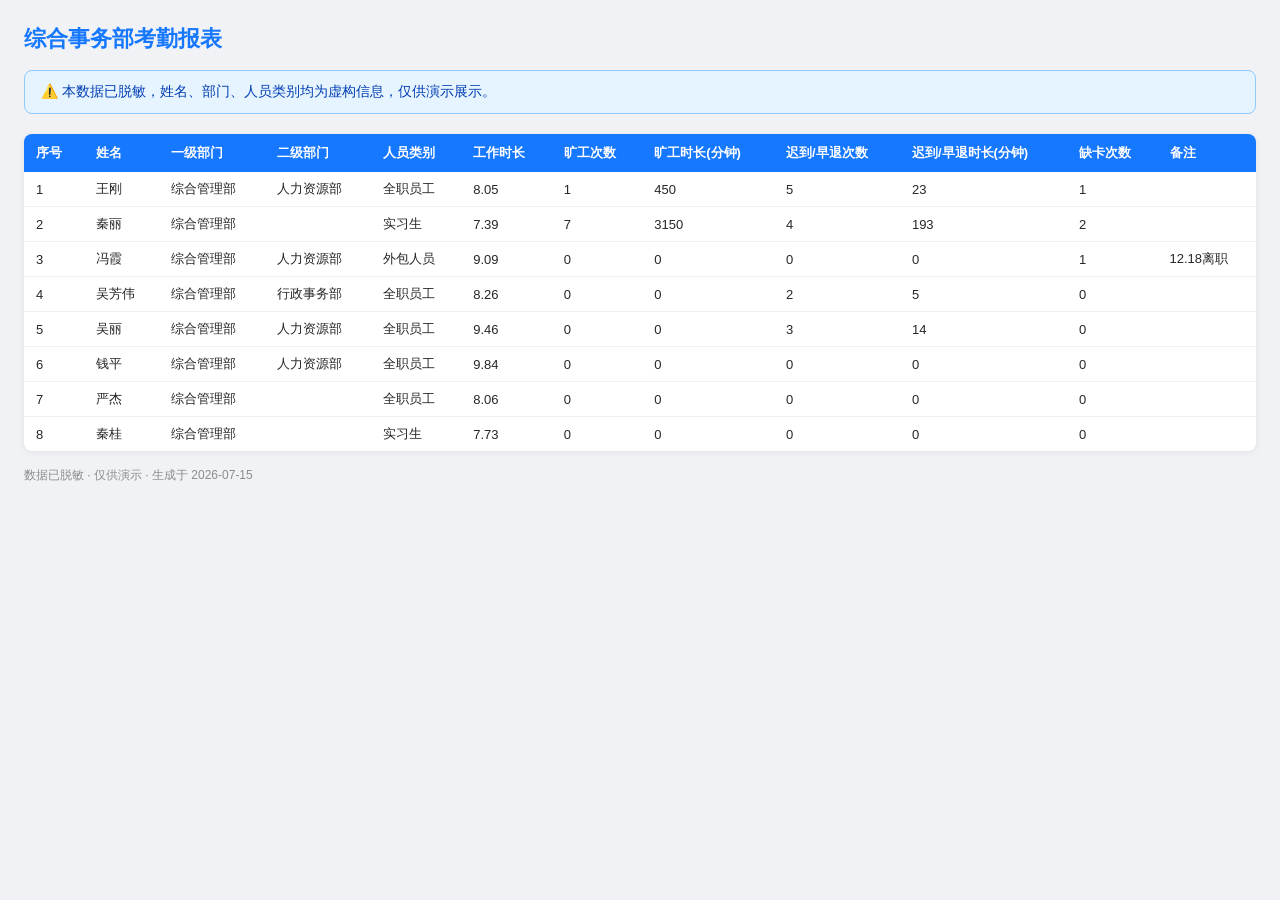
<file: get_data/webapp/static/综合事务部.html>
<!DOCTYPE html>
<html lang="zh-CN">
<head>
<meta charset="utf-8">
<meta name="viewport" content="width=device-width, initial-scale=1">
<title>综合事务部考勤报表（脱敏）</title>
<style>
  * { margin: 0; padding: 0; box-sizing: border-box; }
  body { font-family: -apple-system, BlinkMacSystemFont, "Segoe UI", Roboto, sans-serif; background: #f0f2f5; color: #262626; padding: 24px; }
  h1 { font-size: 22px; margin-bottom: 16px; color: #1677ff; }
  .info { background: #e6f4ff; border: 1px solid #91caff; border-radius: 8px; padding: 12px 16px; margin-bottom: 20px; font-size: 14px; color: #003eb3; }
  table { width: 100%; border-collapse: collapse; background: #fff; border-radius: 8px; overflow: hidden; box-shadow: 0 1px 6px rgba(0,0,0,0.08); font-size: 13px; }
  thead th { background: #1677ff; color: #fff; padding: 10px 12px; text-align: left; white-space: nowrap; position: sticky; top: 0; }
  tbody td { padding: 8px 12px; border-bottom: 1px solid #f0f0f0; white-space: nowrap; }
  tbody tr:hover { background: #f5f5f5; }
  tbody tr:last-child td { border-bottom: none; }
  .footer { margin-top: 16px; font-size: 12px; color: #8c8c8c; }
</style>
</head>
<body>
<h1>综合事务部考勤报表</h1>
<div class="info">⚠️ 本数据已脱敏，姓名、部门、人员类别均为虚构信息，仅供演示展示。</div>
<table>
  <thead><tr>
    <th>序号</th>
    <th>姓名</th>
    <th>一级部门</th>
    <th>二级部门</th>
    <th>人员类别</th>
    <th>工作时长</th>
    <th>旷工次数</th>
    <th>旷工时长(分钟)</th>
    <th>迟到/早退次数</th>
    <th>迟到/早退时长(分钟)</th>
    <th>缺卡次数</th>
    <th>备注</th>
  </tr></thead>
<tbody>
  <tr>
    <td>1</td>
    <td>王刚</td>
    <td>综合管理部</td>
    <td>人力资源部</td>
    <td>全职员工</td>
    <td>8.05</td>
    <td>1</td>
    <td>450</td>
    <td>5</td>
    <td>23</td>
    <td>1</td>
    <td></td>
  </tr>
  <tr>
    <td>2</td>
    <td>秦丽</td>
    <td>综合管理部</td>
    <td></td>
    <td>实习生</td>
    <td>7.39</td>
    <td>7</td>
    <td>3150</td>
    <td>4</td>
    <td>193</td>
    <td>2</td>
    <td></td>
  </tr>
  <tr>
    <td>3</td>
    <td>冯霞</td>
    <td>综合管理部</td>
    <td>人力资源部</td>
    <td>外包人员</td>
    <td>9.09</td>
    <td>0</td>
    <td>0</td>
    <td>0</td>
    <td>0</td>
    <td>1</td>
    <td>12.18离职</td>
  </tr>
  <tr>
    <td>4</td>
    <td>吴芳伟</td>
    <td>综合管理部</td>
    <td>行政事务部</td>
    <td>全职员工</td>
    <td>8.26</td>
    <td>0</td>
    <td>0</td>
    <td>2</td>
    <td>5</td>
    <td>0</td>
    <td></td>
  </tr>
  <tr>
    <td>5</td>
    <td>吴丽</td>
    <td>综合管理部</td>
    <td>人力资源部</td>
    <td>全职员工</td>
    <td>9.46</td>
    <td>0</td>
    <td>0</td>
    <td>3</td>
    <td>14</td>
    <td>0</td>
    <td></td>
  </tr>
  <tr>
    <td>6</td>
    <td>钱平</td>
    <td>综合管理部</td>
    <td>人力资源部</td>
    <td>全职员工</td>
    <td>9.84</td>
    <td>0</td>
    <td>0</td>
    <td>0</td>
    <td>0</td>
    <td>0</td>
    <td></td>
  </tr>
  <tr>
    <td>7</td>
    <td>严杰</td>
    <td>综合管理部</td>
    <td></td>
    <td>全职员工</td>
    <td>8.06</td>
    <td>0</td>
    <td>0</td>
    <td>0</td>
    <td>0</td>
    <td>0</td>
    <td></td>
  </tr>
  <tr>
    <td>8</td>
    <td>秦桂</td>
    <td>综合管理部</td>
    <td></td>
    <td>实习生</td>
    <td>7.73</td>
    <td>0</td>
    <td>0</td>
    <td>0</td>
    <td>0</td>
    <td>0</td>
    <td></td>
  </tr>
</tbody>
</table>
<div class="footer">数据已脱敏 · 仅供演示 · 生成于 2026-07-15</div>
</body>
</html>
</file>
